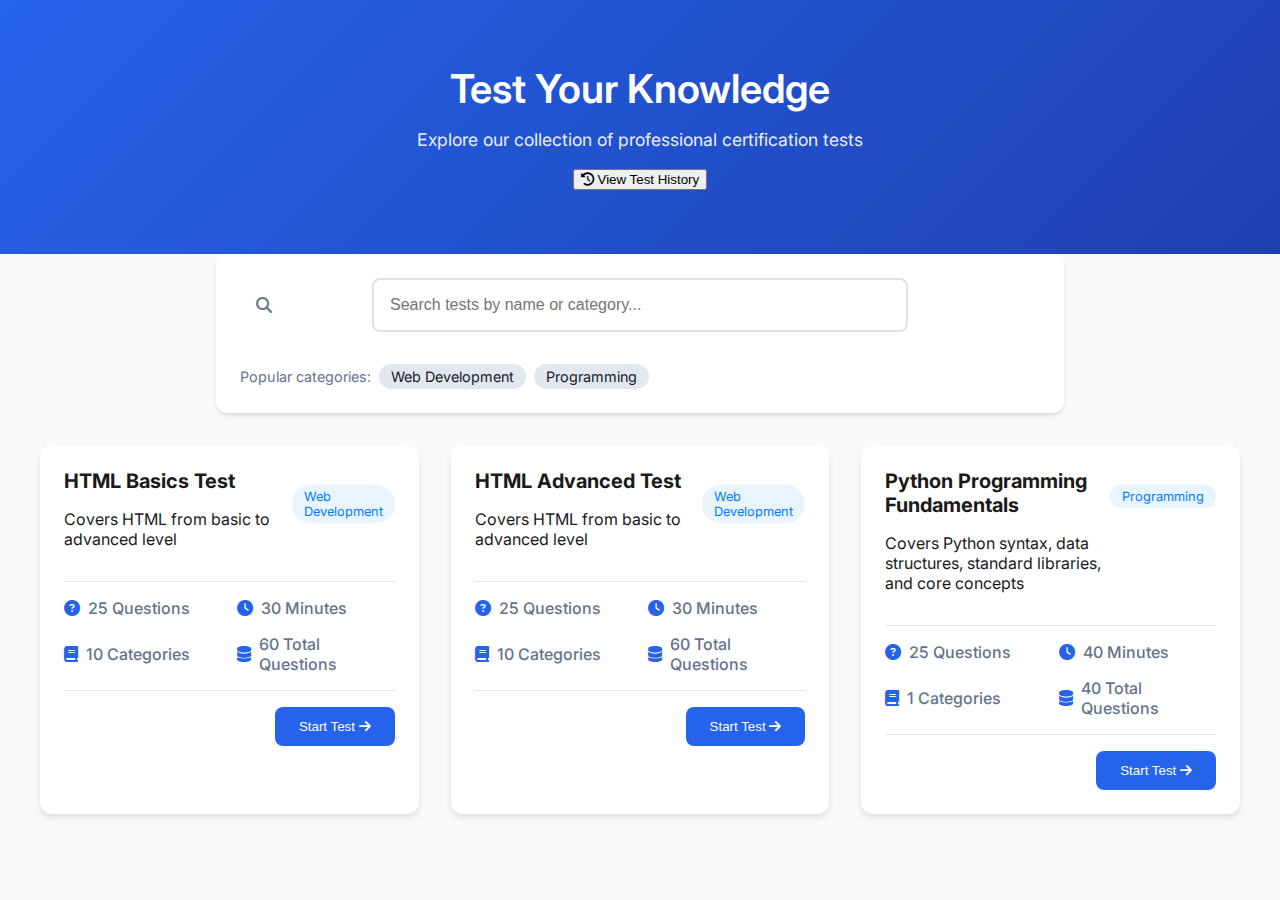
<file: src/pages/list-tests.html>
<!DOCTYPE html>
<html lang="en">
<head>
    <meta charset="UTF-8">
    <meta name="viewport" content="width=device-width, initial-scale=1.0">
    <title>Available Tests</title>
    <link rel="stylesheet" href="../css/styles.css">
    <link href="https://fonts.googleapis.com/css2?family=Inter:wght@400;500;600&display=swap" rel="stylesheet">
    <link rel="stylesheet" href="https://cdnjs.cloudflare.com/ajax/libs/font-awesome/6.4.0/css/all.min.css">
</head>
<body>
    <header class="site-header">
        <div class="header-content">
            <h1>Test Your Knowledge</h1>
            <p class="header-subtitle">Explore our collection of professional certification tests</p>
            <button class="view-history-btn" onclick="window.location.href='result/old-result/see-old-test-results.html'">
                <i class="fas fa-history"></i> View Test History
            </button>
        </div>
    </header>
    <main class="test-list-container">
        <div class="search-section">
            <div class="search-bar">
                <i class="fas fa-search search-icon"></i>
                <input type="text" id="searchTests" placeholder="Search tests by name or category...">
            </div>
            <div class="filter-tags" id="filterTags">
                <span class="filter-label">Popular categories:</span>
                <!-- Tags will be added dynamically -->
            </div>
        </div>
        <div class="test-grid" id="testGrid"></div>
    </main>
    <script src="../js/scripts.js"></script>
</body>
</html>
</file>
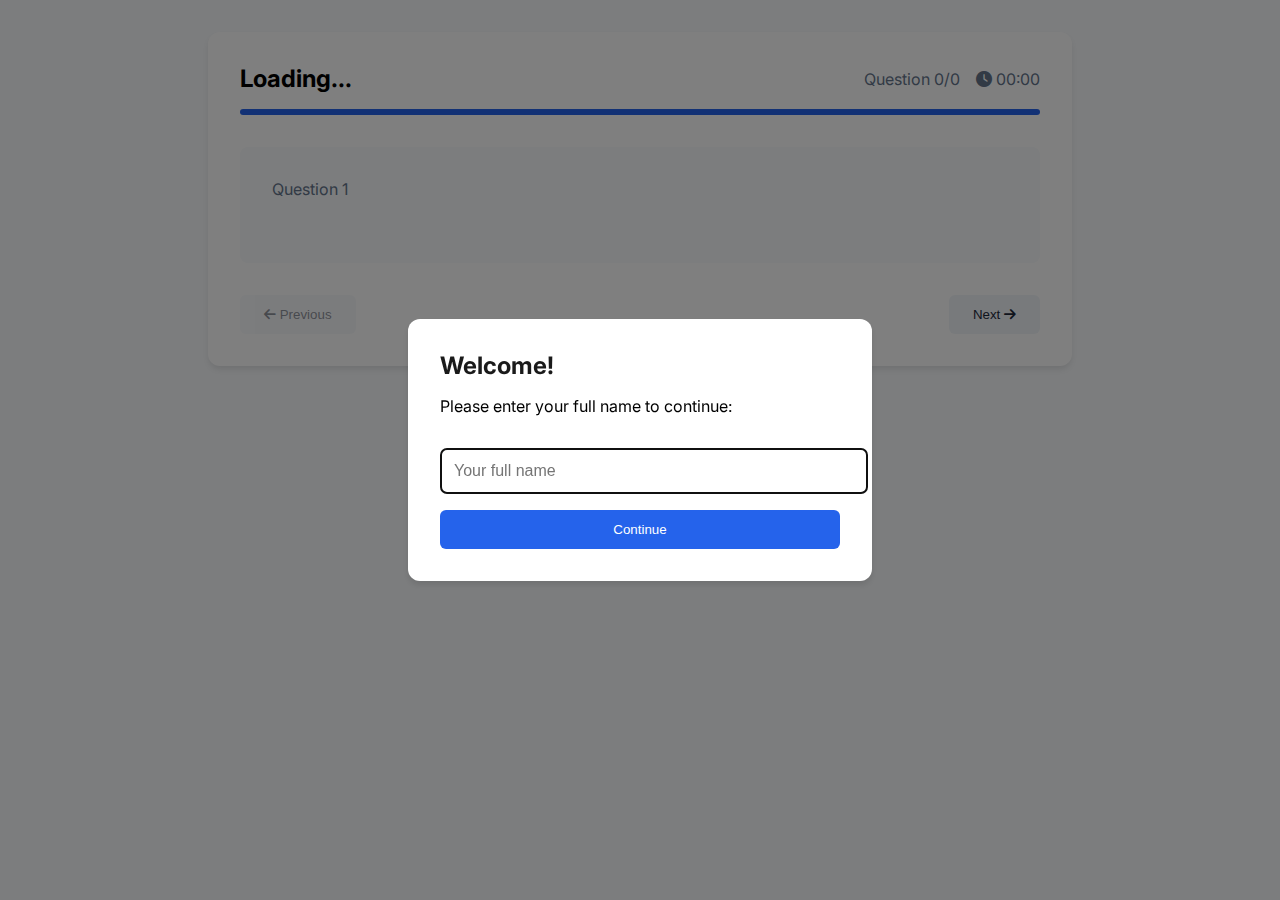
<file: src/pages/take-test.html>
<!DOCTYPE html>

<head>
    <meta charset="UTF-8">
    <meta name="viewport" content="width=device-width, initial-scale=1.0">
    <title>Take Test</title>
    <link rel="stylesheet" href="../css/take-test.css">
    <link href="https://fonts.googleapis.com/css2?family=Inter:wght@400;500;600&display=swap" rel="stylesheet">
    <link rel="stylesheet" href="https://cdnjs.cloudflare.com/ajax/libs/font-awesome/6.4.0/css/all.min.css">
    <style>
        .name-modal {
            position: fixed;
            top: 0;
            left: 0;
            right: 0;
            bottom: 0;
            background: rgba(0, 0, 0, 0.5);
            display: flex;
            align-items: center;
            justify-content: center;
            z-index: 1000;
        }

        .modal-content {
            background: white;
            padding: 2rem;
            border-radius: 12px;
            box-shadow: 0 4px 6px rgba(0, 0, 0, 0.1);
            max-width: 400px;
            width: 90%;
            animation: slideIn 0.3s ease;
        }

        @keyframes slideIn {
            from { transform: translateY(-20px); opacity: 0; }
            to { transform: translateY(0); opacity: 1; }
        }

        .modal-content h2 {
            margin: 0 0 1rem 0;
            color: #1a1a1a;
        }

        .modal-content input {
            width: 100%;
            padding: 0.75rem;
            margin: 1rem 0;
            border: 2px solid #e2e8f0;
            border-radius: 6px;
            font-size: 1rem;
            transition: border-color 0.3s ease;
        }

        .modal-content input.error {
            border-color: #dc2626;
            animation: shake 0.5s;
        }

        .modal-content button {
            width: 100%;
            padding: 0.75rem;
            background: var(--primary-color);
            color: white;
            border: none;
            border-radius: 6px;
            font-weight: 500;
            cursor: pointer;
            transition: background 0.3s ease;
        }

        .modal-content button:hover {
            background: var(--secondary-color);
        }

        @keyframes shake {
            0%, 100% { transform: translateX(0); }
            25% { transform: translateX(-10px); }
            75% { transform: translateX(10px); }
        }
    </style>
</head>
<body>
    <div class="test-container">
        <div class="test-header">
            <div class="test-info">
                <h1 id="testName">Loading...</h1>
                <div class="test-meta">
                    <span id="questionCount">Question 0/0</span>
                    <span id="timer"><i class="fas fa-clock"></i> 00:00</span>
                </div>
            </div>
            <div class="progress-bar">
                <div class="progress" id="progressBar"></div>
            </div>
        </div>
        
        <div class="question-container" id="questionContainer">
            <div class="question-number">Question <span id="currentQuestionNum">1</span></div>
            <div class="question-text" id="questionText"></div>
            <div class="options-container" id="optionsContainer"></div>
        </div>

        <div class="test-footer">
            <button id="prevBtn" class="nav-btn" disabled>
                <i class="fas fa-arrow-left"></i> Previous
            </button>
            <button id="nextBtn" class="nav-btn">
                Next <i class="fas fa-arrow-right"></i>
            </button>
            <button id="submitBtn" class="submit-btn" style="display: none;">
                Submit Test
            </button>
        </div>
    </div>
    <script src="../js/local-storage-logic.js"></script>
    <script src="../js/scripts.js"></script>
    <script>
        document.addEventListener('DOMContentLoaded', () => {
            if (window.testManager) {
                window.testManager.checkUserName();
            }
        });
    </script>

<script>
        function showNamePrompt() {
            const modal = document.createElement('div');
            modal.className = 'name-modal';
            modal.innerHTML = `
                <div class="modal-content">
                    <h2>Welcome!</h2>
                    <p>Please enter your full name to continue:</p>
                    <input type="text" id="userName" placeholder="Your full name" autocomplete="name">
                    <button id="submitName">Continue</button>
                </div>
            `;
            document.body.appendChild(modal);

            const input = modal.querySelector('#userName');
            const button = modal.querySelector('#submitName');

            const handleSubmit = () => {
                const name = input.value.trim();
                if (name) {
                    localStorage.setItem('userName', name);
                    modal.remove();
                    initializeTest();
                } else {
                    input.classList.add('error');
                    setTimeout(() => input.classList.remove('error'), 1000);
                }
            };

            button.addEventListener('click', handleSubmit);
            input.addEventListener('keypress', (e) => {
                if (e.key === 'Enter') handleSubmit();
            });
            input.focus();
        }

        // Initialize when page loads
        document.addEventListener('DOMContentLoaded', checkUserName);
    </script>
</body>
</html>
</file>
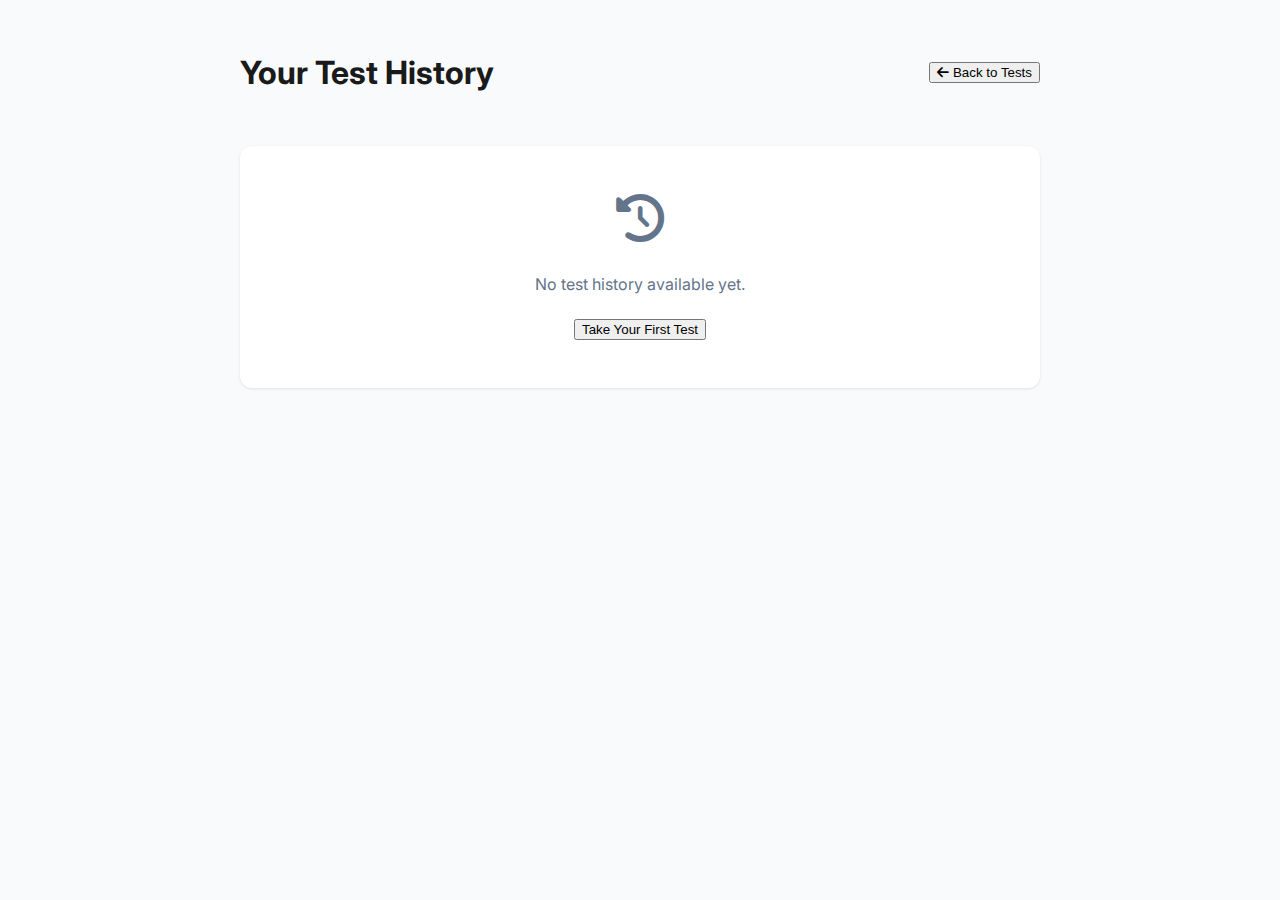
<file: src/pages/result/old-result/see-old-test-results.html>
<!DOCTYPE html>
<html lang="en">
<head>
    <meta charset="UTF-8">
    <meta name="viewport" content="width=device-width, initial-scale=1.0">
    <title>Test History</title>
    <link rel="stylesheet" href="../../../css/styles.css">
    <link href="https://fonts.googleapis.com/css2?family=Inter:wght@400;500;600&display=swap" rel="stylesheet">
    <link rel="stylesheet" href="https://cdnjs.cloudflare.com/ajax/libs/font-awesome/6.4.0/css/all.min.css">
    <style>
        .history-container {
            max-width: 800px;
            margin: 2rem auto;
            padding: 0 1rem;
        }
        .history-header {
            display: flex;
            justify-content: space-between;
            align-items: center;
            margin-bottom: 2rem;
        }
        .test-card {
            background: white;
            padding: 1.5rem;
            border-radius: 12px;
            margin-bottom: 1rem;
            box-shadow: 0 1px 3px rgba(0, 0, 0, 0.1);
            transition: transform 0.2s ease;
            cursor: pointer;
            position: relative;
            overflow: hidden;
        }
        .test-card::after {
            content: 'Click to review';
            position: absolute;
            right: 1rem;
            bottom: 1rem;
            font-size: 0.8rem;
            color: var(--primary-color);
            opacity: 0;
            transition: opacity 0.3s ease;
        }
        .test-card:hover::after {
            opacity: 1;
        }
        .test-card:hover {
            transform: translateY(-2px);
            box-shadow: 0 4px 6px rgba(0, 0, 0, 0.1);
        }
        .test-header {
            display: flex;
            justify-content: space-between;
            margin-bottom: 1rem;
        }
        .score-badge {
            padding: 0.25rem 0.75rem;
            border-radius: 16px;
            font-weight: 500;
        }
        .score-high { background: #dcfce7; color: #15803d; }
        .score-mid { background: #fef9c3; color: #854d0e; }
        .score-low { background: #fee2e2; color: #991b1b; }
        .test-details {
            color: #64748b;
            font-size: 0.9rem;
        }
        .no-results {
            text-align: center;
            padding: 3rem;
            background: white;
            border-radius: 12px;
            box-shadow: 0 1px 3px rgba(0, 0, 0, 0.1);
        }
        
        .no-results i {
            color: #64748b;
            margin-bottom: 1rem;
        }

        .no-results p {
            color: #64748b;
            margin-bottom: 1.5rem;
        }

        .test-type-section {
            margin-bottom: 2rem;
            background: white;
            padding: 1.5rem;
            border-radius: 12px;
            box-shadow: 0 1px 3px rgba(0, 0, 0, 0.1);
        }

        .test-type-header {
            display: flex;
            justify-content: space-between;
            align-items: center;
            margin-bottom: 1rem;
            padding-bottom: 1rem;
            border-bottom: 1px solid #e5e7eb;
        }

        .test-type-header h2 {
            color: #1a1a1a;
            margin: 0;
            font-size: 1.25rem;
        }

        .attempts-count {
            color: #64748b;
            font-size: 0.9rem;
        }

        .attempts-list {
            display: grid;
            gap: 1rem;
        }

        .attempt-card {
            background: #f8fafc;
            padding: 1rem;
            border-radius: 8px;
            cursor: pointer;
            transition: transform 0.2s ease;
        }

        .attempt-card:hover {
            transform: translateX(4px);
        }

        .attempt-info {
            display: flex;
            justify-content: space-between;
            align-items: center;
            margin-bottom: 0.5rem;
        }

        .attempt-date {
            color: #64748b;
            font-size: 0.9rem;
        }

        .view-details {
            color: var(--primary-color);
            font-size: 0.9rem;
            display: flex;
            align-items: center;
            gap: 0.5rem;
        }
    </style>
</head>
<body>
    <div class="history-container">
        <div class="history-header">
            <h1>Your Test History</h1>
            <button class="back-btn" onclick="window.location.href='../../list-tests.html'">
                <i class="fas fa-arrow-left"></i> Back to Tests
            </button>
        </div>
        <div id="historyContainer">
            <!-- Test history will be loaded here -->
        </div>
    </div>

    <script src="../../../js/local-storage-logic.js"></script>
    <script>
        document.addEventListener('DOMContentLoaded', () => {
            const history = TestStorageManager.getTestHistory();
            const container = document.getElementById('historyContainer');

            if (!history || history.length === 0) {
                container.innerHTML = `
                    <div class="no-results">
                        <i class="fas fa-history fa-3x"></i>
                        <p>No test history available yet.</p>
                        <button class="back-btn" onclick="window.location.href='../../list-tests.html'">
                            Take Your First Test
                        </button>
                    </div>`;
                return;
            }

            // Group tests by test type
            const groupedTests = history.reduce((groups, test) => {
                if (!groups[test.testId]) {
                    groups[test.testId] = {
                        testName: test.testName,
                        attempts: []
                    };
                }
                groups[test.testId].attempts.push(test);
                return groups;
            }, {});

            // Display grouped tests
            container.innerHTML = Object.entries(groupedTests).map(([testId, data]) => {
                const sortedAttempts = data.attempts.sort((a, b) => 
                    new Date(b.timestamp) - new Date(a.timestamp));

                return `
                    <div class="test-type-section">
                        <div class="test-type-header">
                            <h2>${data.testName}</h2>
                            <span class="attempts-count">${data.attempts.length} attempt${data.attempts.length !== 1 ? 's' : ''}</span>
                        </div>
                        <div class="attempts-list">
                            ${sortedAttempts.map((attempt, index) => {
                                const correctCount = attempt.questions.reduce((count, q, i) => 
                                    count + (attempt.answers[i] === q.answer ? 1 : 0), 0);
                                const percentage = Math.round((correctCount / attempt.totalQuestions) * 100);
                                const date = new Date(attempt.timestamp).toLocaleDateString();
                                const time = new Date(attempt.timestamp).toLocaleTimeString();

                                let scoreClass = 'score-low';
                                if (percentage >= 80) scoreClass = 'score-high';
                                else if (percentage >= 60) scoreClass = 'score-mid';

                                return `
                                    <div class="attempt-card" onclick="viewTestDetails(${JSON.stringify(attempt).replace(/"/g, '&quot;')})">
                                        <div class="attempt-info">
                                            <span class="attempt-date">Attempt #${data.attempts.length - index} - ${date} at ${time}</span>
                                            <span class="score-badge ${scoreClass}">${percentage}%</span>
                                        </div>
                                        <div class="attempt-stats">
                                            <p><i class="fas fa-check-circle"></i> ${correctCount}/${attempt.totalQuestions} correct</p>
                                            <p><i class="fas fa-clock"></i> Time: ${Math.floor(attempt.timeSpent / 60)}:${String(attempt.timeSpent % 60).padStart(2, '0')}</p>
                                        </div>
                                        <div class="view-details">
                                            View Details <i class="fas fa-chevron-right"></i>
                                        </div>
                                    </div>
                                `;
                            }).join('')}
                        </div>
                    </div>
                `;
            }).join('');
        });

        function viewTestDetails(attempt) {
            try {
                // Store the attempt data for review
                localStorage.setItem('currentTestResult', JSON.stringify(attempt));
                // Navigate to review page
                window.location.href = '../review-your-test.html';
            } catch (error) {
                console.error('Error viewing test details:', error);
                alert('There was an error loading the test details. Please try again.');
            }
        }
    </script>
</body>
</html>
</file>
<file: src/css/styles.css>
/* ...existing code... */

:root {
    --primary-color: #2563eb;
    --secondary-color: #1e40af;
    --background-color: #f8fafc;
    --card-shadow: 0 4px 6px -1px rgb(0 0 0 / 0.1), 0 2px 4px -2px rgb(0 0 0 / 0.1);
}

body {
    margin: 0;
    font-family: 'Inter', sans-serif;
    background-color: var(--background-color);
    color: #1a1a1a;
}

.site-header {
    background: linear-gradient(135deg, var(--primary-color), var(--secondary-color));
    color: white;
    padding: 4rem 2rem;
    text-align: center;
}

.header-content h1 {
    font-size: 2.5rem;
    margin: 0;
    font-weight: 600;
}

.header-subtitle {
    font-size: 1.1rem;
    opacity: 0.9;
    margin-top: 1rem;
}

.search-section {
    background: white;
    padding: 1.5rem;
    border-radius: 12px;
    margin: -2rem auto 2rem;
    max-width: 800px;
    box-shadow: var(--card-shadow);
}

.search-bar {
    position: relative;
    margin-bottom: 1rem;
}

.search-icon {
    position: absolute;
    left: 1rem;
    top: 50%;
    transform: translateY(-50%);
    color: #64748b;
}

#searchTests {
    width: 100%;
    padding: 1rem 1rem 1rem 3rem;
    border: 2px solid #e2e8f0;
    border-radius: 8px;
    font-size: 1rem;
    transition: all 0.3s ease;
}

.filter-tags {
    display: flex;
    gap: 0.5rem;
    flex-wrap: wrap;
    align-items: center;
}

.filter-label {
    color: #64748b;
    font-size: 0.9rem;
}

.tag {
    background: #e2e8f0;
    padding: 0.25rem 0.75rem;
    border-radius: 16px;
    font-size: 0.9rem;
    cursor: pointer;
    transition: all 0.2s ease;
}

.tag:hover {
    background: #cbd5e1;
}

.test-card {
    background: white;
    border-radius: 12px;
    padding: 1.5rem;
    box-shadow: var(--card-shadow);
    transition: all 0.3s ease;
    display: flex;
    flex-direction: column;
    gap: 1rem;
}

.test-card:hover {
    transform: translateY(-4px);
    box-shadow: 0 10px 15px -3px rgb(0 0 0 / 0.1);
}

.test-header {
    display: flex;
    justify-content: space-between;
    align-items: flex-start;
}

.test-title h2 {
    margin: 0;
    font-size: 1.25rem;
    color: #1a1a1a;
}

.test-category {
    font-size: 0.8rem;
    color: var(--primary-color);
    background: #dbeafe;
    padding: 0.25rem 0.75rem;
    border-radius: 16px;
}

.test-stats {
    display: grid;
    grid-template-columns: repeat(2, 1fr);
    gap: 1rem;
    padding: 1rem 0;
    border-top: 1px solid #e2e8f0;
    border-bottom: 1px solid #e2e8f0;
}

.stat-item {
    display: flex;
    align-items: center;
    gap: 0.5rem;
}

.stat-icon {
    color: var(--primary-color);
}

.stat-value {
    font-weight: 500;
}

.test-action {
    text-align: right;
}

.start-test-btn {
    background: var(--primary-color);
    color: white;
    border: none;
    padding: 0.75rem 1.5rem;
    border-radius: 8px;
    cursor: pointer;
    font-weight: 500;
    transition: background-color 0.3s ease;
}

.start-test-btn:hover {
    background: var(--secondary-color);
}

.test-list-container {
    max-width: 1200px;
    margin: 0 auto;
    padding: 2rem;
}

.test-list-container h1 {
    font-family: 'Inter', sans-serif;
    color: #1a1a1a;
    text-align: center;
    margin-bottom: 2rem;
}

.search-bar {
    margin-bottom: 2rem;
    text-align: center;
}

#searchTests {
    width: 100%;
    max-width: 500px;
    padding: 1rem;
    border: 2px solid #e0e0e0;
    border-radius: 8px;
    font-size: 1rem;
    transition: border-color 0.3s ease;
}

#searchTests:focus {
    outline: none;
    border-color: #007bff;
    box-shadow: 0 0 0 2px rgba(0,123,255,0.1);
}

.test-grid {
    display: grid;
    grid-template-columns: repeat(auto-fill, minmax(300px, 1fr));
    gap: 2rem;
}

.test-card {
    background: white;
    border-radius: 12px;
    padding: 1.5rem;
    box-shadow: 0 4px 6px rgba(0,0,0,0.1);
    transition: transform 0.3s ease, box-shadow 0.3s ease;
    cursor: pointer;
}

.test-card:hover {
    transform: translateY(-5px);
    box-shadow: 0 8px 12px rgba(0,0,0,0.15);
}

.test-card h2 {
    color: #1a1a1a;
    font-size: 1.25rem;
    margin-bottom: 1rem;
}

.test-info {
    color: #666;
    font-size: 0.9rem;
    margin-bottom: 0.5rem;
}

.test-category {
    display: inline-block;
    background: #e8f4ff;
    color: #007bff;
    padding: 0.25rem 0.75rem;
    border-radius: 20px;
    font-size: 0.8rem;
    margin-top: 1rem;
}

/* Results Page Styles */
.results-container {
    max-width: 600px;
    margin: 3rem auto;
    padding: 0 1rem;
}

.results-card {
    background: white;
    border-radius: 12px;
    padding: 2rem;
    text-align: center;
    box-shadow: 0 4px 6px -1px rgb(0 0 0 / 0.1);
}

.results-card h1 {
    color: #1a1a1a;
    margin-bottom: 2rem;
}

.score-circle {
    width: 200px;
    height: 200px;
    border-radius: 50%;
    border: 12px solid #e2e8f0;
    margin: 0 auto 2rem;
    display: flex;
    flex-direction: column;
    justify-content: center;
    position: relative;
}

.score-circle::after {
    content: '';
    position: absolute;
    top: -12px;
    left: -12px;
    right: -12px;
    bottom: -12px;
    border-radius: 50%;
    border: 12px solid var(--primary-color);
    clip-path: circle(50% at 50% 50%);
    clip-path: polygon(50% 50%, 50% 0%, var(--end-x) var(--end-y));
    transform: rotate(-90deg);
    transition: all 1s ease-in-out;
}

.score-circle[data-progress="0"]::after {
    clip-path: circle(50% at 50% 50%);
}

.score-circle[data-progress="100"]::after {
    clip-path: polygon(50% 50%, 50% 0%, 100% 0%, 100% 100%, 50% 100%);
}

.percentage {
    font-size: 3rem;
    font-weight: 600;
    color: var(--primary-color);
}

.score-label {
    color: #64748b;
    font-size: 0.9rem;
}

.result-stats {
    display: flex;
    justify-content: center;
    gap: 2rem;
    margin-bottom: 2rem;
}

.stat-item {
    display: flex;
    align-items: center;
    gap: 0.5rem;
    color: #64748b;
}

.stat-item i {
    color: var(--primary-color);
}

.stat-item strong {
    color: #1a1a1a;
}

.review-btn, .home-btn {
    padding: 0.75rem 1.5rem;
    border: none;
    border-radius: 6px;
    font-weight: 500;
    cursor: pointer;
    transition: all 0.2s ease;
    display: inline-flex;
    align-items: center;
    gap: 0.5rem;
}

.review-btn {
    background: var(--primary-color);
    color: white;
    margin-right: 1rem;
}

.review-btn:hover {
    background: var(--secondary-color);
}

.home-btn {
    background: #f1f5f9;
    color: #1e293b;
}

.home-btn:hover {
    background: #e2e8f0;
}

@media (max-width: 768px) {
    .test-list-container {
        padding: 1rem;
    }
    
    .test-grid {
        grid-template-columns: 1fr;
    }
}

@media (max-width: 480px) {
    .result-stats {
        flex-direction: column;
        gap: 1rem;
    }
    
    .review-btn, .home-btn {
        width: 100%;
        margin: 0.5rem 0;
        justify-content: center;
    }
}
</file>
<file: src/css/take-test.css>
:root {
    --primary-color: #2563eb;
    --secondary-color: #1e40af;
    --background-color: #f8fafc;
    --success-color: #22c55e;
}

body {
    margin: 0;
    padding: 0;
    font-family: 'Inter', sans-serif;
    background-color: var(--background-color);
}

.test-container {
    max-width: 800px;
    margin: 2rem auto;
    padding: 2rem;
    background: white;
    border-radius: 12px;
    box-shadow: 0 4px 6px -1px rgb(0 0 0 / 0.1);
}

.test-header {
    margin-bottom: 2rem;
}

.test-info {
    display: flex;
    justify-content: space-between;
    align-items: center;
    margin-bottom: 1rem;
}

.test-info h1 {
    font-size: 1.5rem;
    margin: 0;
}

.test-meta {
    display: flex;
    gap: 1rem;
    color: #64748b;
}

.progress-bar {
    width: 100%;
    height: 6px;
    background: #e2e8f0;
    border-radius: 3px;
    overflow: hidden;
}

.progress {
    height: 100%;
    background: var(--primary-color);
    transition: width 0.3s ease;
}

.question-container {
    background: #f8fafc;
    padding: 2rem;
    border-radius: 8px;
    margin-bottom: 2rem;
}

.question-number {
    color: #64748b;
    margin-bottom: 1rem;
}

.question-text {
    font-size: 1.25rem;
    margin-bottom: 2rem;
    line-height: 1.5;
}

.options-container {
    display: flex;
    flex-direction: column;
    gap: 1rem;
}

.option {
    padding: 1rem;
    background: white;
    border: 2px solid #e2e8f0;
    border-radius: 8px;
    cursor: pointer;
    transition: all 0.2s ease;
}

.option:hover {
    border-color: var(--primary-color);
    background: #f0f9ff;
}

.option.selected {
    border-color: var(--primary-color);
    background: #eff6ff;
}

.option code {
    font-family: 'Consolas', 'Monaco', monospace;
    background: #f8fafc;
    padding: 0.2rem 0.4rem;
    border-radius: 4px;
    font-size: 0.95rem;
    display: inline-block;
    white-space: pre-wrap;
    word-break: break-word;
}

.option.selected code {
    background: #dbeafe;
}

.question-text code {
    font-family: 'Consolas', 'Monaco', monospace;
    background: #f8fafc;
    padding: 0.2rem 0.4rem;
    border-radius: 4px;
    font-size: 0.95rem;
}

.test-footer {
    display: flex;
    justify-content: space-between;
    align-items: center;
}

.nav-btn, .submit-btn {
    padding: 0.75rem 1.5rem;
    border: none;
    border-radius: 6px;
    cursor: pointer;
    font-weight: 500;
    transition: all 0.2s ease;
}

.nav-btn {
    background: #f1f5f9;
    color: #1e293b;
}

.nav-btn:hover:not(:disabled) {
    background: #e2e8f0;
}

.nav-btn:disabled {
    opacity: 0.5;
    cursor: not-allowed;
}

.submit-btn {
    background: var(--success-color);
    color: white;
}

.submit-btn:hover {
    background: #15803d;
}

@media (max-width: 768px) {
    .test-container {
        margin: 0;
        border-radius: 0;
    }
    
    .question-container {
        padding: 1rem;
    }
}
</file>
